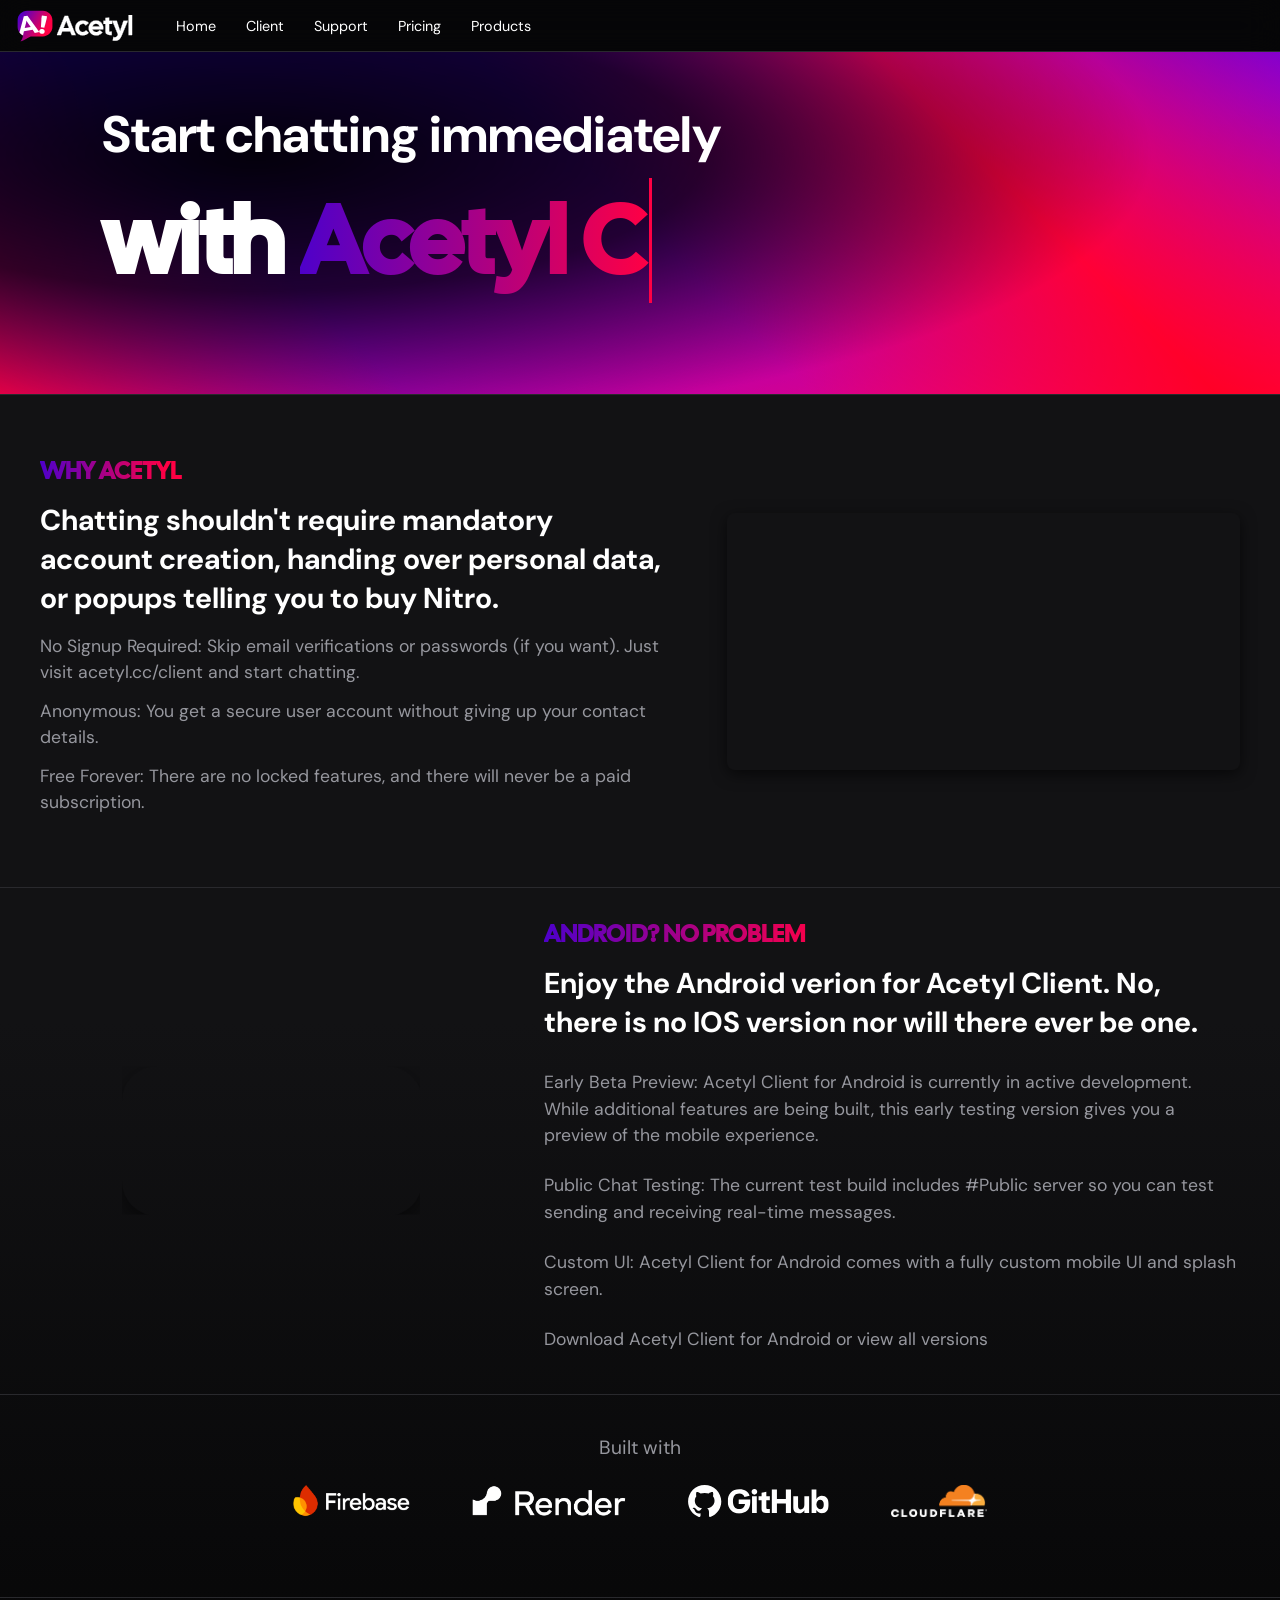
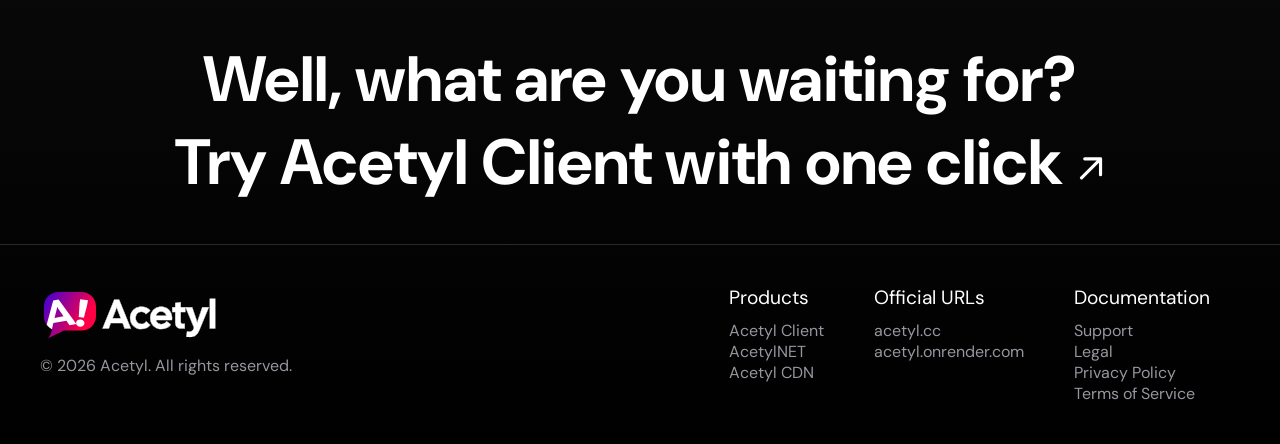
<file: index.html>
<!DOCTYPE html>

<html>
<head>
    <meta charset="UTF-8">
    <title>Acetyl</title>
    <link rel="stylesheet" href="https://cdnjs.cloudflare.com/ajax/libs/font-awesome/6.5.0/css/all.min.css">
    <link rel="preconnect" href="https://fonts.googleapis.com">
    <link rel="preconnect" href="https://fonts.gstatic.com" crossorigin>
    <link href="https://fonts.googleapis.com/css2?family=Cal+Sans&family=DM+Sans:ital,opsz,wght@0,9..40,100..1000;1,9..40,100..1000&display=swap" rel="stylesheet">
    <link rel="icon" type="image/svg+xml" href="./client/assets/favicon.svg">
    
    <link rel="stylesheet" href="/components/global.css">
    <link rel="stylesheet" href="/style.css">    
    <script src="/components/components.js" defer></script>
</head>
<body>
    <div id="header"></div>
        
    <div id="content">
        <div id="section-1">
            <h2>Start chatting immediately</h2>
            <h1>with <span>Acetyl Client</span></h1>
        </div>
        <div id="section-2">
            <div class="left">
                <h2>WHY ACETYL</h2>
                <h1>Chatting shouldn't require mandatory account creation, handing over personal data, or popups telling you to buy Nitro.</h1>
                <h3>No Signup Required: Skip email verifications or passwords (if you want). Just visit acetyl.cc/client and start chatting.</h3>
                <h3>Anonymous: You get a secure user account without giving up your contact details.</h3>
                <h3>Free Forever: There are no locked features, and there will never be a paid subscription.</h3>
            </div>
            <div class="right">
                <video src="./client/assets/uploads/promovid2short.mp4" autoplay loop muted playsinline></video>
            </div>
        </div>
        <div id="section-3">
            <div class="left">
                <video src="./client/assets/uploads/mobile.mp4" autoplay loop muted playsinline></video>
            </div>
            <div class="right">
                <h2>ANDROID? NO PROBLEM</h2>
                <h1>Enjoy the Android verion for Acetyl Client. No, there is no IOS version nor will there ever be one.</h1>
                <h3>Early Beta Preview: Acetyl Client for Android is currently in active development. While additional features are being built, this early testing version gives you a preview of the mobile experience.</h3>
                <h3>Public Chat Testing: The current test build includes #Public server so you can test sending and receiving real-time messages.</h3>
                <h3>Custom UI: Acetyl Client for Android comes with a fully custom mobile UI and splash screen.</h3>
                <h3>
                    <a href="https://github.com/realmeuse5/Acetyl-Client-for-Android/releases/latest/download/acetyl-client-v1.0.0.apk">Download Acetyl Client for Android</a> or
                    <a href="https://github.com/realmeuse5/Acetyl-Client-for-Android/releases">view all versions</a>
                </h3>
            </div>
        </div>
        <div id="builtWith">
            <h1>Built with</h1>
            <div id="builtWithLogos">
                <img src="./client/assets/firebase.png" onclick="window.open('https://firebase.google.com')">
                <img src="./client/assets/render.png" onclick="window.open('https://render.com')">
                <img src="./client/assets/github.svg" onclick="window.open('https://github.com')">
                <img src="./client/assets/cloudflare.png" onclick="window.open('https://cloudflare.com')">
            </div>
        </div>
        <div id="section-4">
            <h1>Well, what are you waiting for? <br>Try Acetyl Client with one <a href="/client/">click
                <svg xmlns="http://www.w3.org/2000/svg" width="30" viewBox="1.243 0.843 9.483 10.345" aria-hidden="true" fill=currentColor><path d="M8.949 2.505a.497.497 0 0 1 .546.546L9.5 3.1V8a.5.5 0 0 1-1 0V4.207l-5.147 5.15a.5.5 0 1 1-.707-.707L7.794 3.5H4a.5.5 0 0 1 0-1h4.9z"/>
                </svg></a>
            </h1>
        </div>
        <div id="footer"></div>
    </div>

    <script>
    document.addEventListener("DOMContentLoaded", () => {
        const text = "Acetyl Client";
        const span = document.querySelector("#section-1 h1 span");
        span.textContent = "";
        
        let i = 0;

        function typeCharacter() {
            if (i < text.length) {
                span.textContent += text.charAt(i);
                i++;
                setTimeout(typeCharacter, 200);
            }
        }

        typeCharacter();
    });
    
    </script>
</body>
</html>
</file>
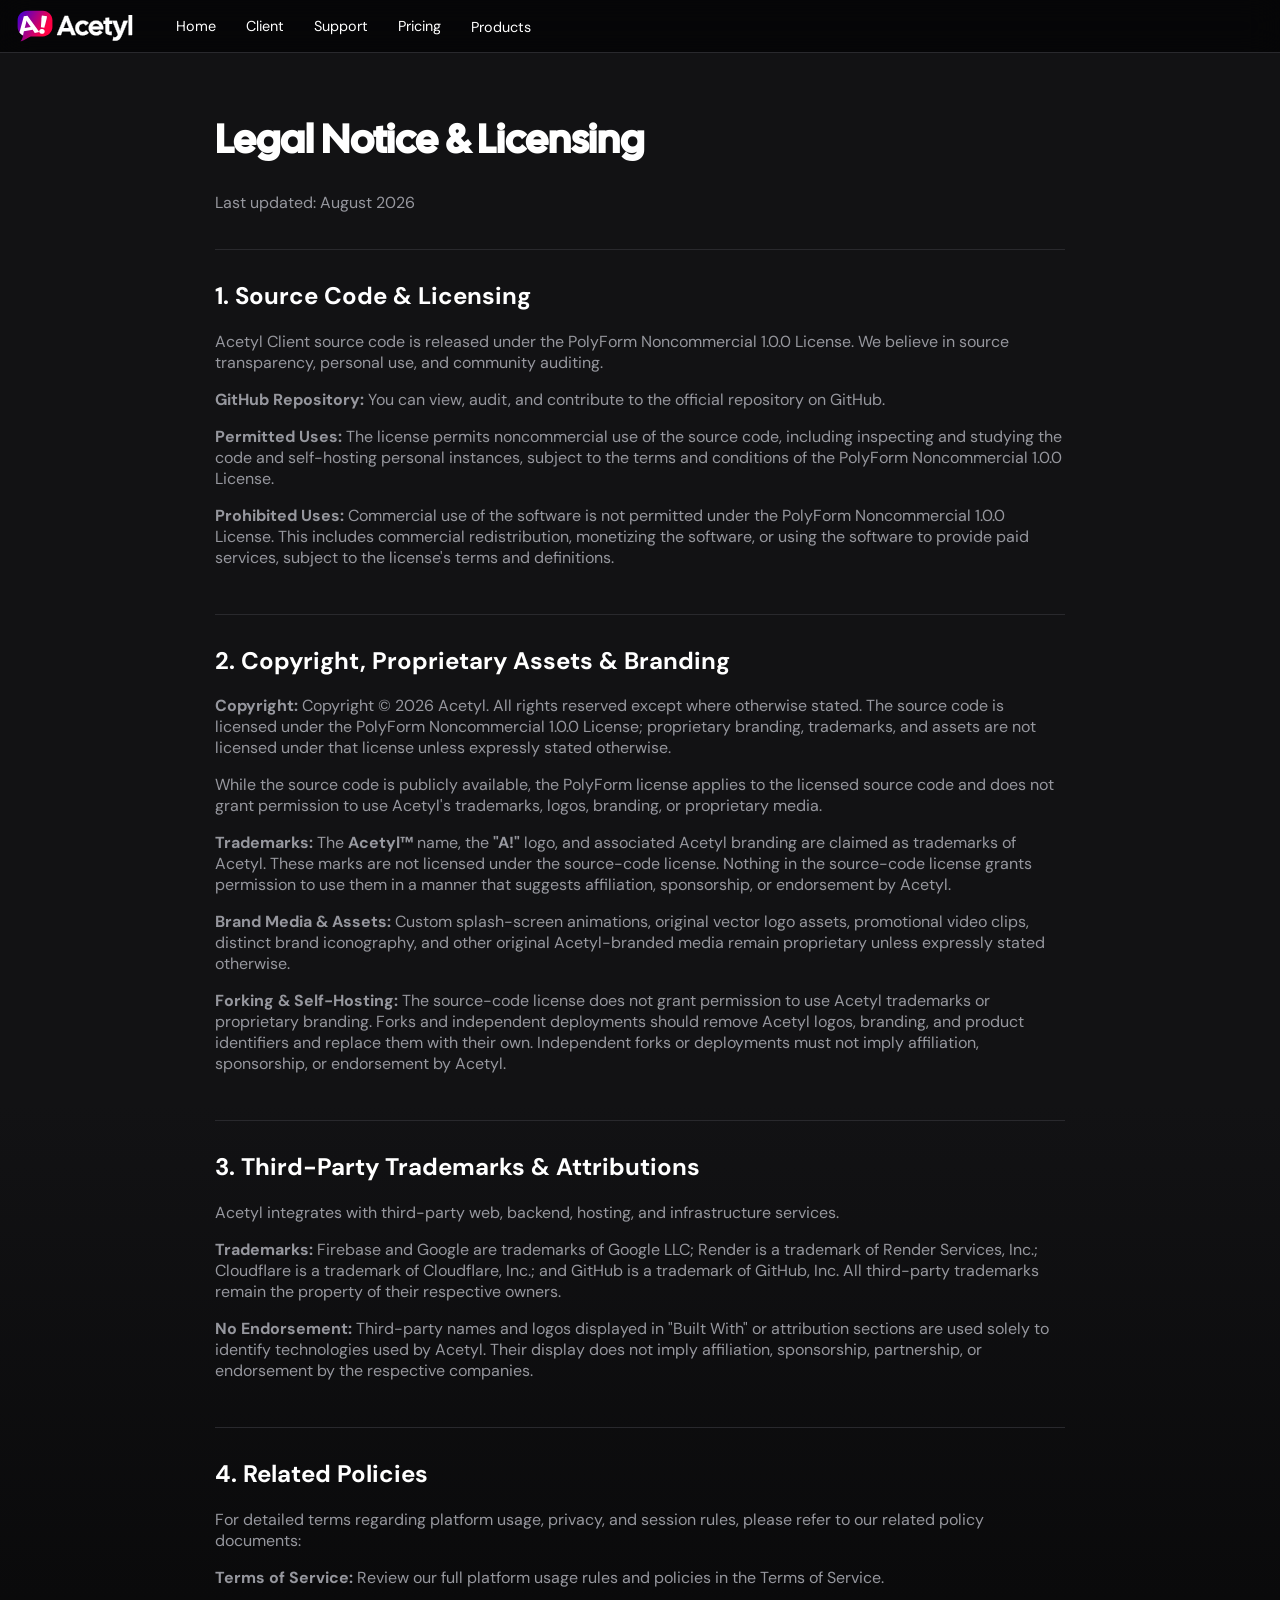
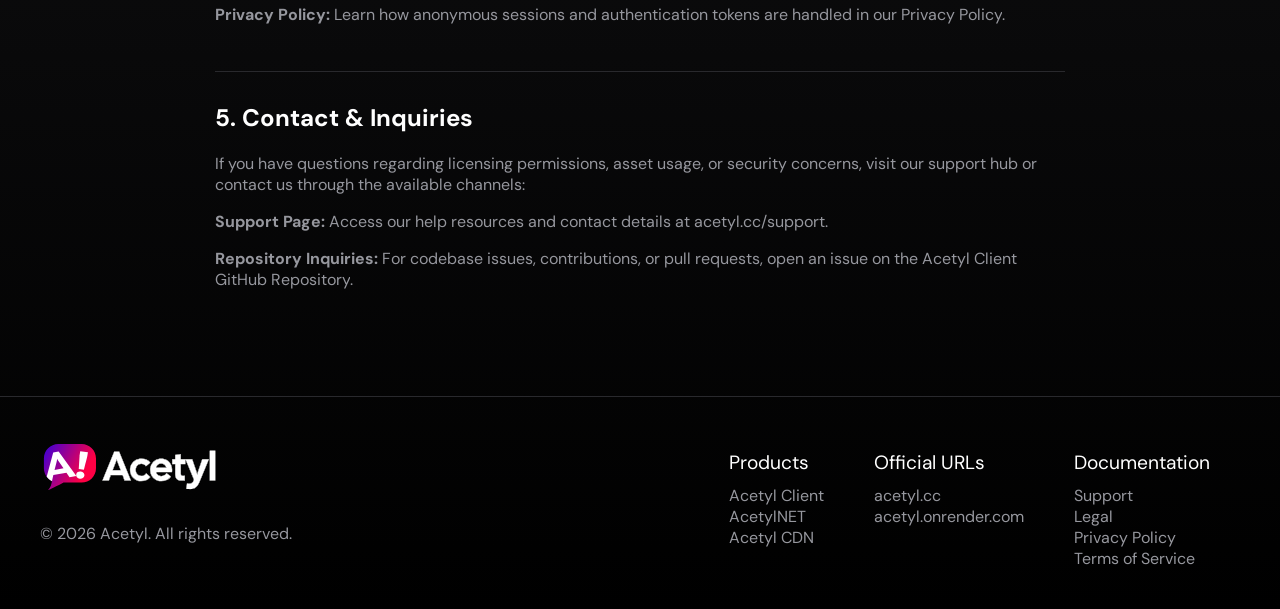
<file: legal/index.html>
<!DOCTYPE html>

<head>
    <meta charset="UTF-8">
    <title>Acetyl | Legal</title>
    <link rel="preconnect" href="https://fonts.googleapis.com">
    <link rel="preconnect" href="https://fonts.gstatic.com" crossorigin>
    <link href="https://fonts.googleapis.com/css2?family=Cal+Sans&family=DM+Sans:ital,opsz,wght@0,9..40,100..1000;1,9..40,100..1000&display=swap" rel="stylesheet">
    <link rel="icon" type="image/svg+xml" href="/client/assets/favicon.svg">
    
    <link rel="stylesheet" href="/components/global.css">
    <link rel="stylesheet" href="style.css">    
    <script src="/components/components.js" defer></script>
</head>
<body>
    <div id="header"></div>

    <div id="content">
        <div id="legal-title">
            <h1>Legal Notice & Licensing</h1>
            <p>Last updated: August 2026</p>
        </div>

        <div class="legal-section">
            <h2>1. Source Code & Licensing</h2>
            <p>Acetyl Client source code is released under the <a href="https://github.com/realmeuse5/Acetyl-Client/blob/main/LICENSE.md" target="_blank" rel="noopener">PolyForm Noncommercial 1.0.0 License</a>. We believe in source transparency, personal use, and community auditing.</p>

            <p><strong>GitHub Repository:</strong> You can view, audit, and contribute to the official repository on <a href="https://github.com/realmeuse5/Acetyl-Client" target="_blank" rel="noopener">GitHub</a>.</p>

            <p><strong>Permitted Uses:</strong> The license permits noncommercial use of the source code, including inspecting and studying the code and self-hosting personal instances, subject to the terms and conditions of the PolyForm Noncommercial 1.0.0 License.</p>

            <p><strong>Prohibited Uses:</strong> Commercial use of the software is not permitted under the PolyForm Noncommercial 1.0.0 License. This includes commercial redistribution, monetizing the software, or using the software to provide paid services, subject to the license's terms and definitions.</p>
        </div>

        <div class="legal-section">
            <h2>2. Copyright, Proprietary Assets & Branding</h2>
            <p><strong>Copyright:</strong> Copyright &copy; 2026 Acetyl. All rights reserved except where otherwise stated. The source code is licensed under the PolyForm Noncommercial 1.0.0 License; proprietary branding, trademarks, and assets are not licensed under that license unless expressly stated otherwise.</p>

            <p>While the source code is publicly available, the PolyForm license applies to the licensed source code and does not grant permission to use Acetyl's trademarks, logos, branding, or proprietary media.</p>

            <p><strong>Trademarks:</strong> The <strong>Acetyl&trade;</strong> name, the <strong>"A!"</strong> logo, and associated Acetyl branding are claimed as trademarks of Acetyl. These marks are not licensed under the source-code license. Nothing in the source-code license grants permission to use them in a manner that suggests affiliation, sponsorship, or endorsement by Acetyl.</p>

            <p><strong>Brand Media & Assets:</strong> Custom splash-screen animations, original vector logo assets, promotional video clips, distinct brand iconography, and other original Acetyl-branded media remain proprietary unless expressly stated otherwise.</p>

            <p><strong>Forking & Self-Hosting:</strong> The source-code license does not grant permission to use Acetyl trademarks or proprietary branding. Forks and independent deployments should remove Acetyl logos, branding, and product identifiers and replace them with their own. Independent forks or deployments must not imply affiliation, sponsorship, or endorsement by Acetyl.</p>
        </div>

        <div class="legal-section">
            <h2>3. Third-Party Trademarks & Attributions</h2>
            <p>Acetyl integrates with third-party web, backend, hosting, and infrastructure services.</p>

            <p><strong>Trademarks:</strong> Firebase and Google are trademarks of Google LLC; Render is a trademark of Render Services, Inc.; Cloudflare is a trademark of Cloudflare, Inc.; and GitHub is a trademark of GitHub, Inc. All third-party trademarks remain the property of their respective owners.</p>

            <p><strong>No Endorsement:</strong> Third-party names and logos displayed in "Built With" or attribution sections are used solely to identify technologies used by Acetyl. Their display does not imply affiliation, sponsorship, partnership, or endorsement by the respective companies.</p>
        </div>

        <div class="legal-section">
            <h2>4. Related Policies</h2>
            <p>For detailed terms regarding platform usage, privacy, and session rules, please refer to our related policy documents:</p>

            <p><strong>Terms of Service:</strong> Review our full platform usage rules and policies in the <a href="/terms/" target="_blank">Terms of Service</a>.</p>

            <p><strong>Privacy Policy:</strong> Learn how anonymous sessions and authentication tokens are handled in our <a href="/privacy/" target="_blank">Privacy Policy</a>.</p>
        </div>

        <div class="legal-section">
            <h2>5. Contact & Inquiries</h2>
            <p>If you have questions regarding licensing permissions, asset usage, or security concerns, visit our support hub or contact us through the available channels:</p>

            <p><strong>Support Page:</strong> Access our help resources and contact details at <a href="/support/">acetyl.cc/support</a>.</p>

            <p><strong>Repository Inquiries:</strong> For codebase issues, contributions, or pull requests, open an issue on the <a href="https://github.com/realmeuse5/Acetyl-Client" target="_blank" rel="noopener">Acetyl Client GitHub Repository</a>.</p>
        </div>
    </div>

    <div id="footer"></div>
</body>
</html>
</file>
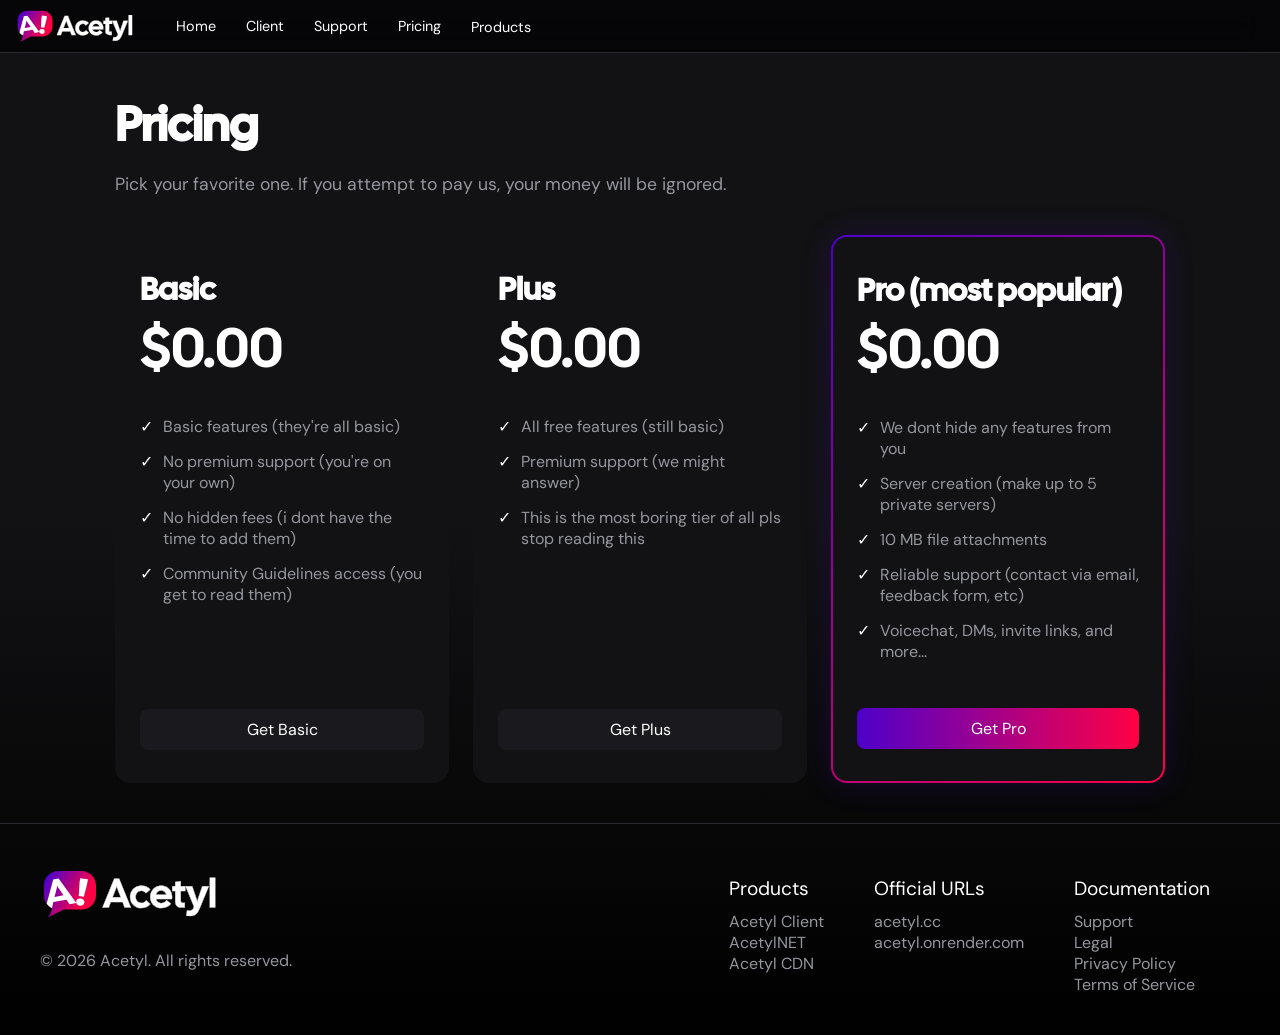
<file: pricing/index.html>
<!DOCTYPE html>

<html>
<head>
    <meta charset="UTF-8">
    <title>Acetyl | Pricing</title>
    <link rel="preconnect" href="https://fonts.googleapis.com">
    <link rel="preconnect" href="https://fonts.gstatic.com" crossorigin>
    <link href="https://fonts.googleapis.com/css2?family=Cal+Sans&family=DM+Sans:ital,opsz,wght@0,9..40,100..1000;1,9..40,100..1000&display=swap" rel="stylesheet">
    <link rel="icon" type="image/svg+xml" href="/client/assets/favicon.svg">
    
    <link rel="stylesheet" href="/components/global.css">
    <link rel="stylesheet" href="style.css">    
    <script src="/components/components.js" defer></script>
</head>
<body>
    <div id="header"></div>

    <div id="content">
        <div id="pricing-title">
            <h1>Pricing</h1>
            <p>Pick your favorite one. If you attempt to pay us, your money will be ignored.</p>
        </div>
        <div id="pricing-grid">
            <div class="tier">
                <h2 class="tier-title">Basic</h2>
                <div class="tier-price">$0.00</div>
                <ul class="feature-list">
                    <li>Basic features (they're all basic)</li>
                    <li>No premium support (you're on your own)</li>
                    <li>No hidden fees (i dont have the time to add them)</li>
                    <li>Community Guidelines access (you get to read them)</li>
                </ul>
                <button onclick="window.location.href='/client/'" class="btn">Get Basic</button>
            </div>
            <div class="tier">
                <h2 class="tier-title">Plus</h2>
                <div class="tier-price">$0.00</div>
                <ul class="feature-list">
                    <li>All free features (still basic)</li>
                    <li>Premium support (we might answer)</li>
                    <li>This is the most boring tier of all pls stop reading this</li>
                </ul>
                <button onclick="window.location.href='/client/'" class="btn">Get Plus</button>
            </div>
            <div class="tier pro">
                <h2 class="tier-title">Pro (most popular)</h2>
                <div class="tier-price">$0.00</div>
                <ul class="feature-list">
                    <li>We dont hide any features from you</li>
                    <li>Server creation (make up to 5 private servers)</li>
                    <li>10 MB file attachments</li>
                    <li>Reliable support (contact via email, feedback form, etc)</li>
                    <li>Voicechat, DMs, invite links, and more...</li>
                </ul>
                <button onclick="window.location.href='/client/'" class="btn btn-pro">Get Pro</button>
            </div>
        </div>
    </div>

    <div id="footer"></div>
</body>
</html>
</file>
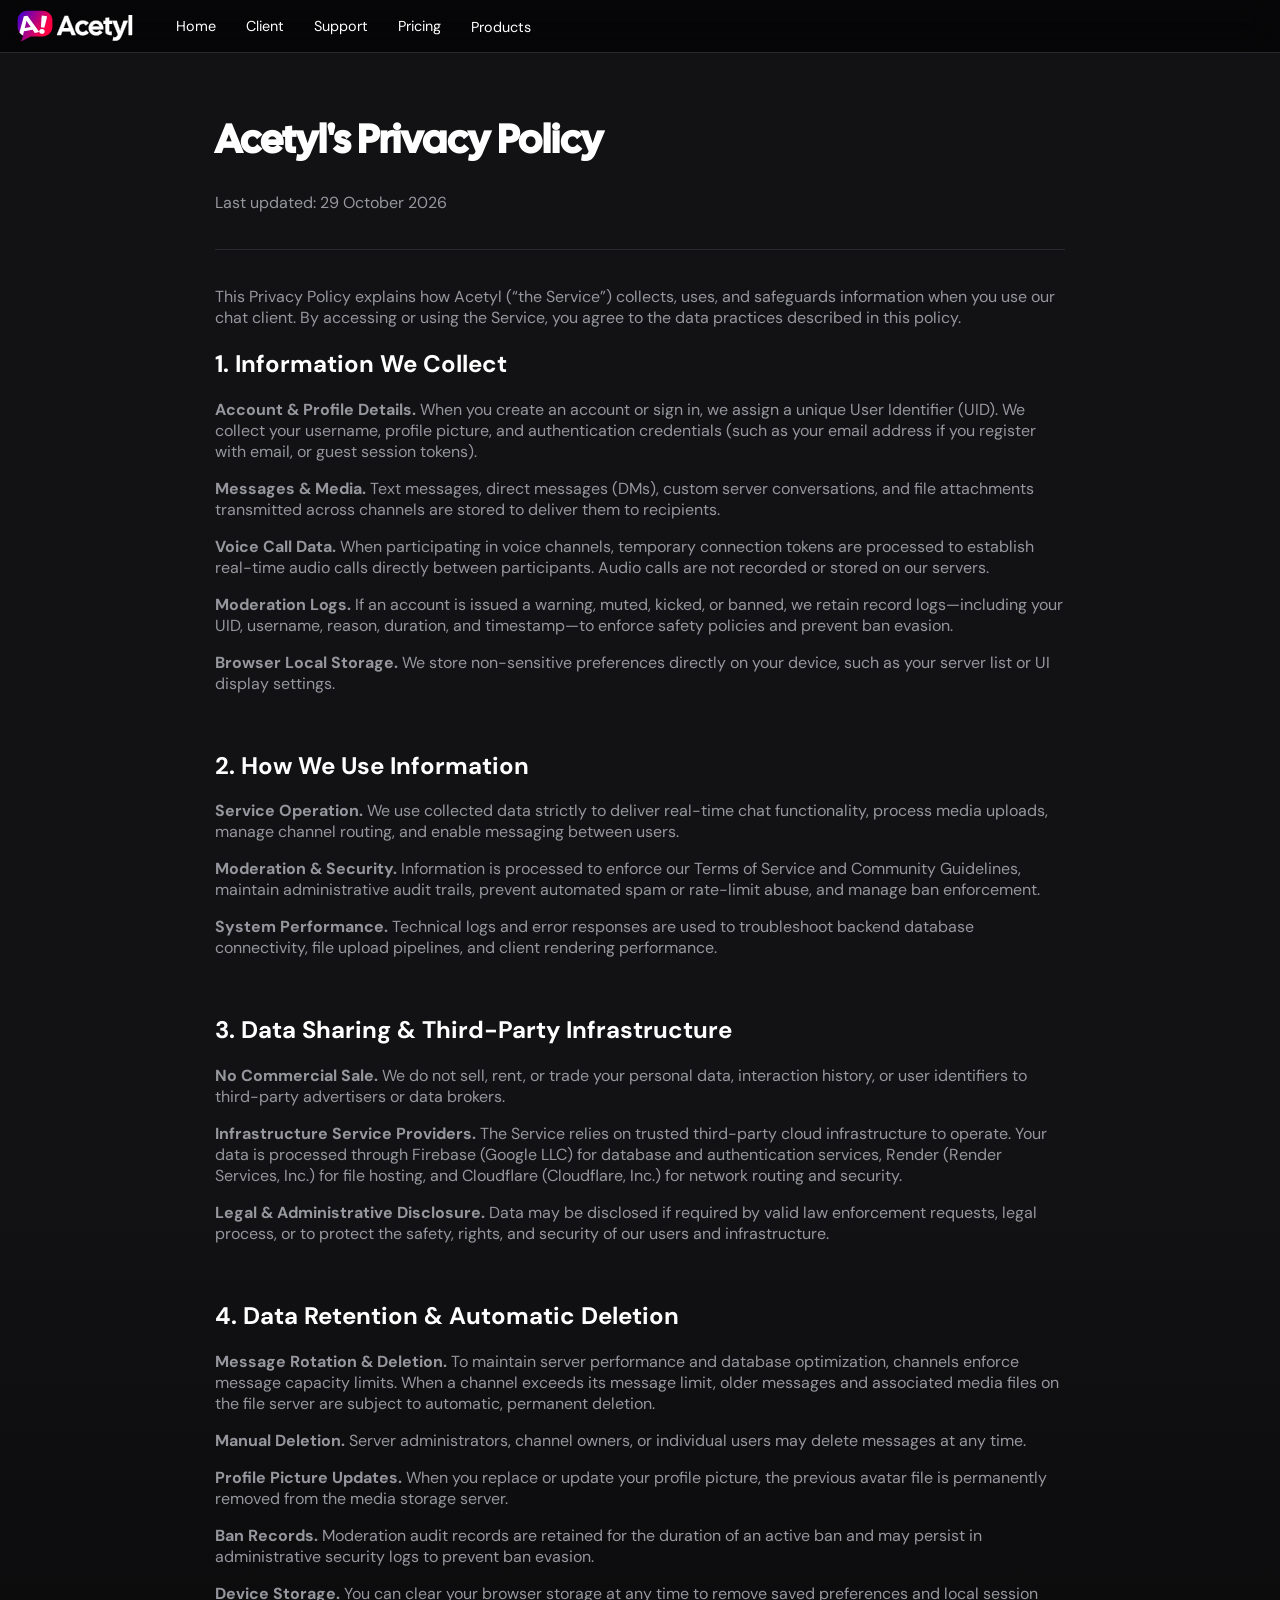
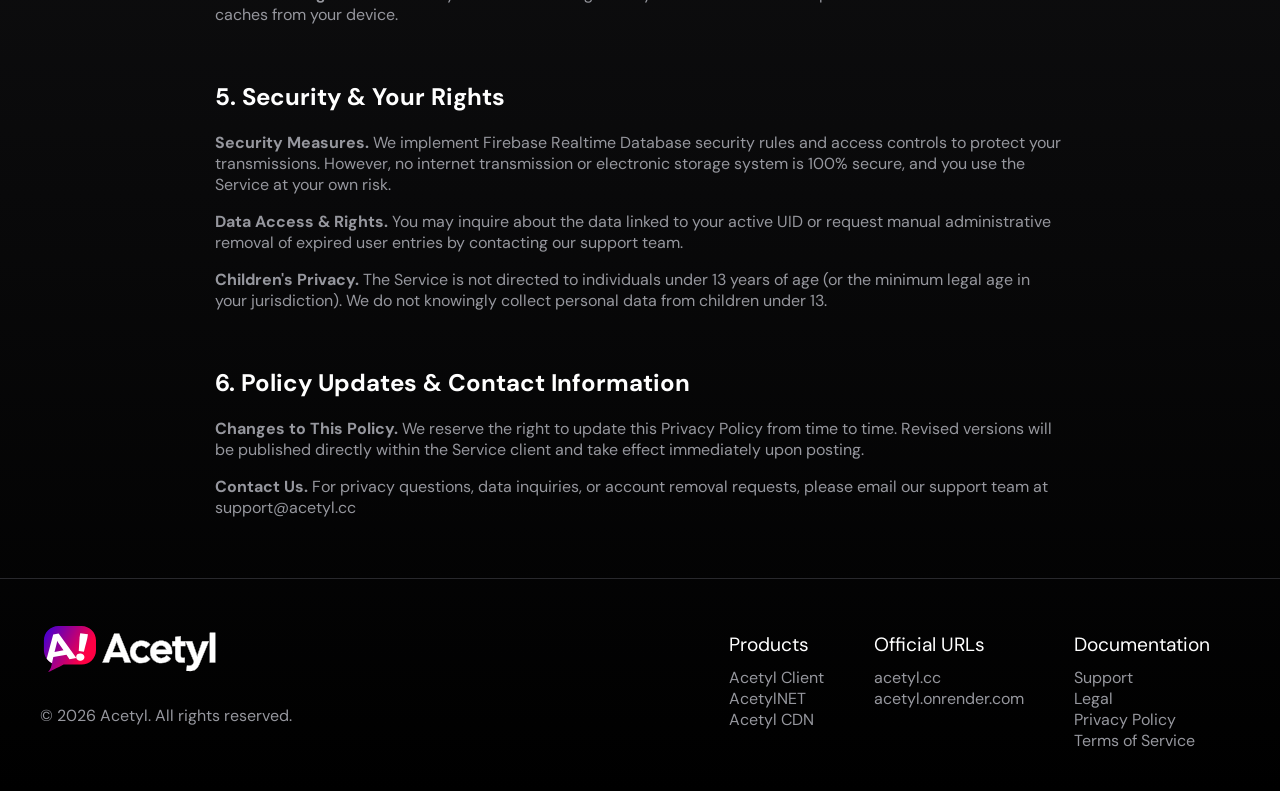
<file: privacy/index.html>
<!DOCTYPE html>

<head>
    <meta charset="UTF-8">
    <title>Acetyl | Privacy Policy</title>
    <link rel="preconnect" href="https://fonts.googleapis.com">
    <link rel="preconnect" href="https://fonts.gstatic.com" crossorigin>
    <link href="https://fonts.googleapis.com/css2?family=Cal+Sans&family=DM+Sans:ital,opsz,wght@0,9..40,100..1000;1,9..40,100..1000&display=swap" rel="stylesheet">
    <link rel="icon" type="image/svg+xml" href="/client/assets/favicon.svg">
    
    <link rel="stylesheet" href="/components/global.css">
    <link rel="stylesheet" href="style.css">    
    <script src="/components/components.js" defer></script>
</head>
<body>
    <div id="header"></div>

    <div id="content">
        <div id="title">
            <h1>Acetyl's Privacy Policy</h1>
            <p>Last updated: 29 October 2026</p>
        </div>

        <div class="section">
            <p>This Privacy Policy explains how Acetyl (“the Service”) collects, uses, and safeguards information when you use our chat client. By accessing or using the Service, you agree to the data practices described in this policy.</p>
            <h2>1. Information We Collect</h2>
            <p><strong>Account & Profile Details.</strong> When you create an account or sign in, we assign a unique User Identifier (UID). We collect your username, profile picture, and authentication credentials (such as your email address if you register with email, or guest session tokens).</p>
            <p><strong>Messages & Media.</strong> Text messages, direct messages (DMs), custom server conversations, and file attachments transmitted across channels are stored to deliver them to recipients.</p>
            <p><strong>Voice Call Data.</strong> When participating in voice channels, temporary connection tokens are processed to establish real-time audio calls directly between participants. Audio calls are not recorded or stored on our servers.</p>
            <p><strong>Moderation Logs.</strong> If an account is issued a warning, muted, kicked, or banned, we retain record logs—including your UID, username, reason, duration, and timestamp—to enforce safety policies and prevent ban evasion.</p>
            <p><strong>Browser Local Storage.</strong> We store non-sensitive preferences directly on your device, such as your server list or UI display settings.</p>
        </div>
        <div class="section">
            <h2>2. How We Use Information</h2>
            <p><strong>Service Operation.</strong> We use collected data strictly to deliver real-time chat functionality, process media uploads, manage channel routing, and enable messaging between users.</p>
            <p><strong>Moderation & Security.</strong> Information is processed to enforce our Terms of Service and Community Guidelines, maintain administrative audit trails, prevent automated spam or rate-limit abuse, and manage ban enforcement.</p>
            <p><strong>System Performance.</strong> Technical logs and error responses are used to troubleshoot backend database connectivity, file upload pipelines, and client rendering performance.</p>
        </div>
        <div class="section">
            <h2>3. Data Sharing & Third-Party Infrastructure</h2>
            <p><strong>No Commercial Sale.</strong> We do not sell, rent, or trade your personal data, interaction history, or user identifiers to third-party advertisers or data brokers.</p>
            <p><strong>Infrastructure Service Providers.</strong> The Service relies on trusted third-party cloud infrastructure to operate. Your data is processed through Firebase (Google LLC) for database and authentication services, Render (Render Services, Inc.) for file hosting, and Cloudflare (Cloudflare, Inc.) for network routing and security.</p>
            <p><strong>Legal & Administrative Disclosure.</strong> Data may be disclosed if required by valid law enforcement requests, legal process, or to protect the safety, rights, and security of our users and infrastructure.</p>
        </div>
        <div class="section">
            <h2>4. Data Retention & Automatic Deletion</h2>
            <p><strong>Message Rotation & Deletion.</strong> To maintain server performance and database optimization, channels enforce message capacity limits. When a channel exceeds its message limit, older messages and associated media files on the file server are subject to automatic, permanent deletion.</p>
            <p><strong>Manual Deletion.</strong> Server administrators, channel owners, or individual users may delete messages at any time.</p>
            <p><strong>Profile Picture Updates.</strong> When you replace or update your profile picture, the previous avatar file is permanently removed from the media storage server.</p>
            <p><strong>Ban Records.</strong> Moderation audit records are retained for the duration of an active ban and may persist in administrative security logs to prevent ban evasion.</p>
            <p><strong>Device Storage.</strong> You can clear your browser storage at any time to remove saved preferences and local session caches from your device.</p>
        </div>
        <div class="section">
            <h2>5. Security & Your Rights</h2>
            <p><strong>Security Measures.</strong> We implement Firebase Realtime Database security rules and access controls to protect your transmissions. However, no internet transmission or electronic storage system is 100% secure, and you use the Service at your own risk.</p>
            <p><strong>Data Access & Rights.</strong> You may inquire about the data linked to your active UID or request manual administrative removal of expired user entries by contacting our support team.</p>
            <p><strong>Children's Privacy.</strong> The Service is not directed to individuals under 13 years of age (or the minimum legal age in your jurisdiction). We do not knowingly collect personal data from children under 13.</p>
        </div>
        <div class="section">
            <h2>6. Policy Updates & Contact Information</h2>
            <p><strong>Changes to This Policy.</strong> We reserve the right to update this Privacy Policy from time to time. Revised versions will be published directly within the Service client and take effect immediately upon posting.</p>
            <p><strong>Contact Us.</strong> For privacy questions, data inquiries, or account removal requests, please email our support team at support@acetyl.cc</p>
        </div>
    </div>

    <div id="footer"></div>
</body>
</html>
</file>
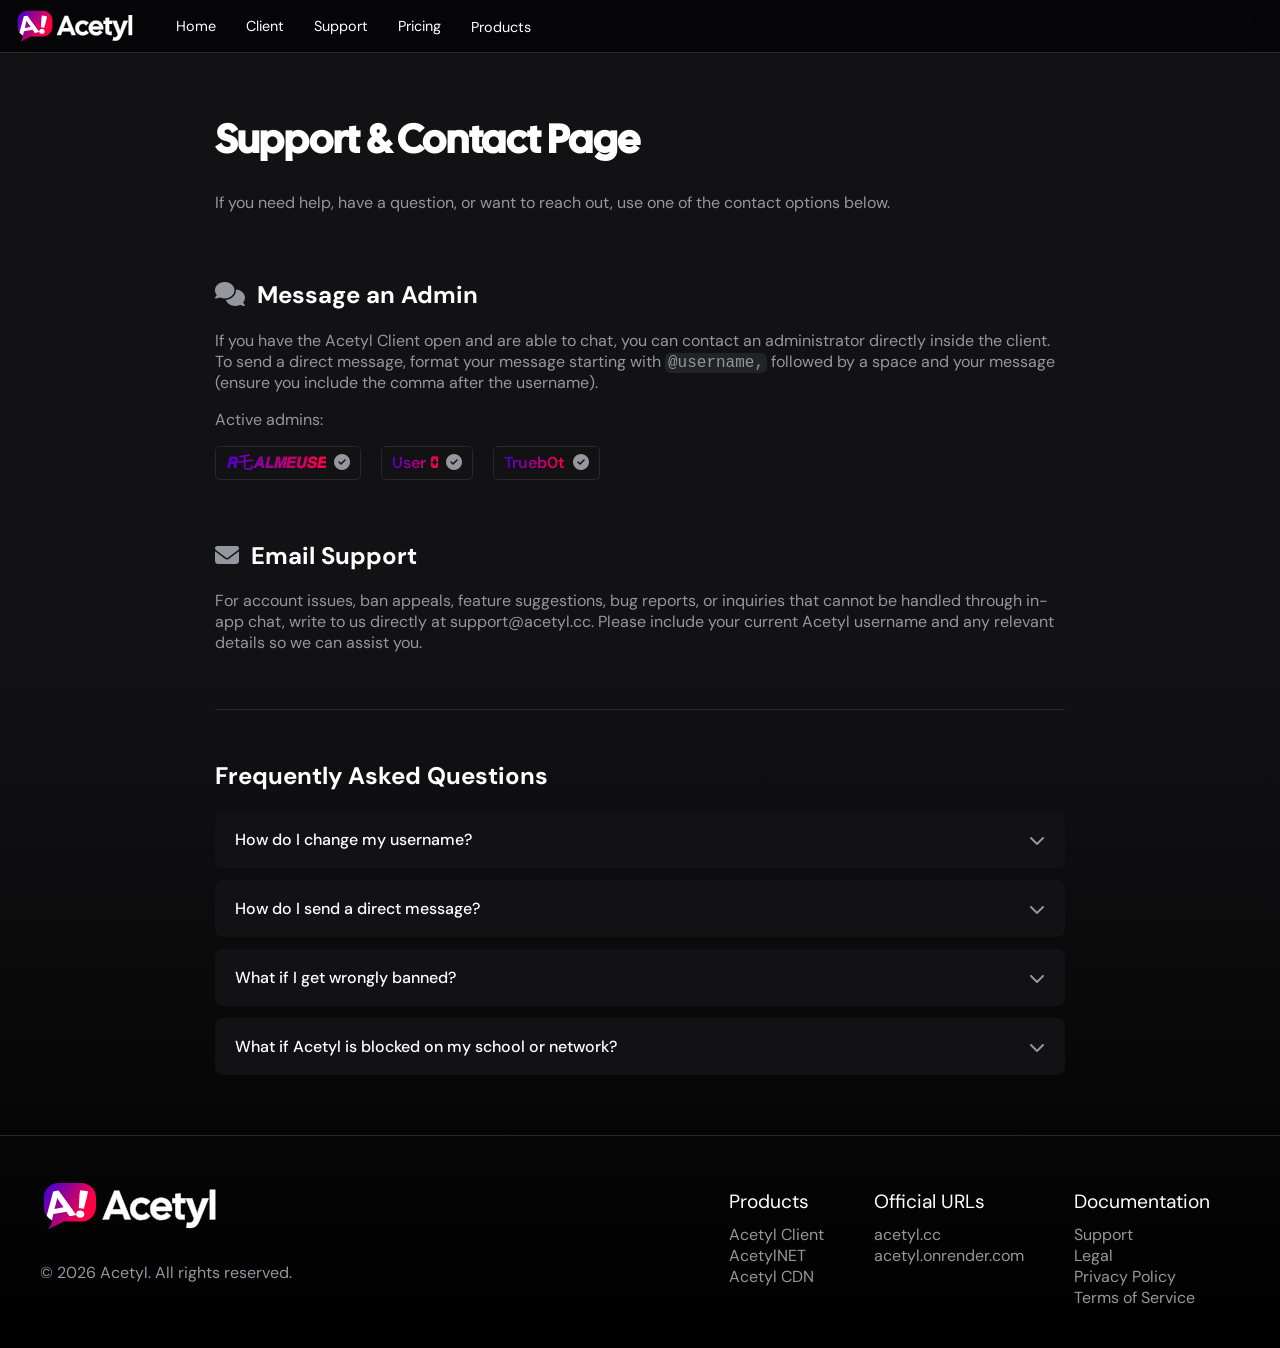
<file: support/index.html>
<!DOCTYPE html>

<head>
    <meta charset="UTF-8">
    <title>Acetyl | Support</title>
    <link rel="stylesheet" href="https://cdnjs.cloudflare.com/ajax/libs/font-awesome/6.5.0/css/all.min.css">
    <link rel="preconnect" href="https://fonts.googleapis.com">
    <link rel="preconnect" href="https://fonts.gstatic.com" crossorigin>
    <link href="https://fonts.googleapis.com/css2?family=Cal+Sans&family=DM+Sans:ital,opsz,wght@0,9..40,100..1000;1,9..40,100..1000&display=swap" rel="stylesheet">
    <link rel="icon" type="image/svg+xml" href="/client/assets/favicon.svg">
    
    <link rel="stylesheet" href="/components/global.css">
    <link rel="stylesheet" href="style.css">    
    <script src="/components/components.js" defer></script>
</head>
<body>
    <div id="header"></div>

    <div id="content">
        <div id="support-title">
            <h1>Support & Contact Page</h1>
            <p>If you need help, have a question, or want to reach out, use one of the contact options below.</p>
        </div>

        <div id="support-methods">
            <div class="support-section">
                <h2><i class="fa-solid fa-comments"></i>&ensp;Message an Admin</h2>
                <p>If you have the Acetyl Client open and are able to chat, you can contact an administrator directly inside the client. To send a direct message, format your message starting with <code>@username,</code> followed by a space and your message (ensure you include the comma after the username).</p>
                <p>Active admins:</p>
                <div id="admins">
                    <div class="admin"><span>𝙍乇𝘼𝙇𝙈𝙀𝙐𝙎𝙀</span>&ensp;<i class="fa-solid fa-circle-check admin-badge"></i></div>
                    <div class="admin"><span>User 🯰</span>&ensp;<i class="fa-solid fa-circle-check admin-badge"></i></div>
                    <div class="admin"><span>Trueb0t</span>&ensp;<i class="fa-solid fa-circle-check admin-badge"></i></div>
                </div>
            </div>
            <div class="support-section">
                <h2><i class="fa-solid fa-envelope"></i>&ensp;Email Support</h2>
                <p>For account issues, ban appeals, feature suggestions, bug reports, or inquiries that cannot be handled through in-app chat, write to us directly at <a href="mailto:support@acetyl.cc">support@acetyl.cc</a>. Please include your current Acetyl username and any relevant details so we can assist you.</p>
            </div>
        </div>
        <div id="faq">
            <h2>Frequently Asked Questions</h2>

            <div class="faq-item">
                <button class="faq-question">
                    How do I change my username?
                    <i class="fa-solid fa-chevron-down faq-icon"></i>
                </button>
                <div class="faq-answer">
                    Click on your username in the top left.
                </div>
            </div>
            <div class="faq-item">
                <button class="faq-question">
                    How do I send a direct message?
                    <i class="fa-solid fa-chevron-down faq-icon"></i>
                </button>
                <div class="faq-answer">
                    To send a private message to another user or administrator, start your message with <code>@username,</code> followed by your text.
                </div>
            </div>
            <div class="faq-item">
                <button class="faq-question">
                    What if I get wrongly banned?
                    <i class="fa-solid fa-chevron-down faq-icon"></i>
                </button>
                <div class="faq-answer">
                    Send an appeal email to support@acetyl.cc with your username and details regarding the incident. An administrator will review your case. 
                </div>
            </div>
            <div class="faq-item">
                <button class="faq-question">
                    What if Acetyl is blocked on my school or network?
                    <i class="fa-solid fa-chevron-down faq-icon"></i>
                </button>
                <div class="faq-answer">
                    Have fun 👍
                </div>
            </div>
        </div>
    </div>

    <div id="footer"></div>

    <script>
        document.querySelectorAll('.faq-question').forEach(button => {
            button.addEventListener('click', () => {
                const item = button.parentElement;
                item.classList.toggle('active');
            });
        });
    </script>
    
</body>
</html>
</file>
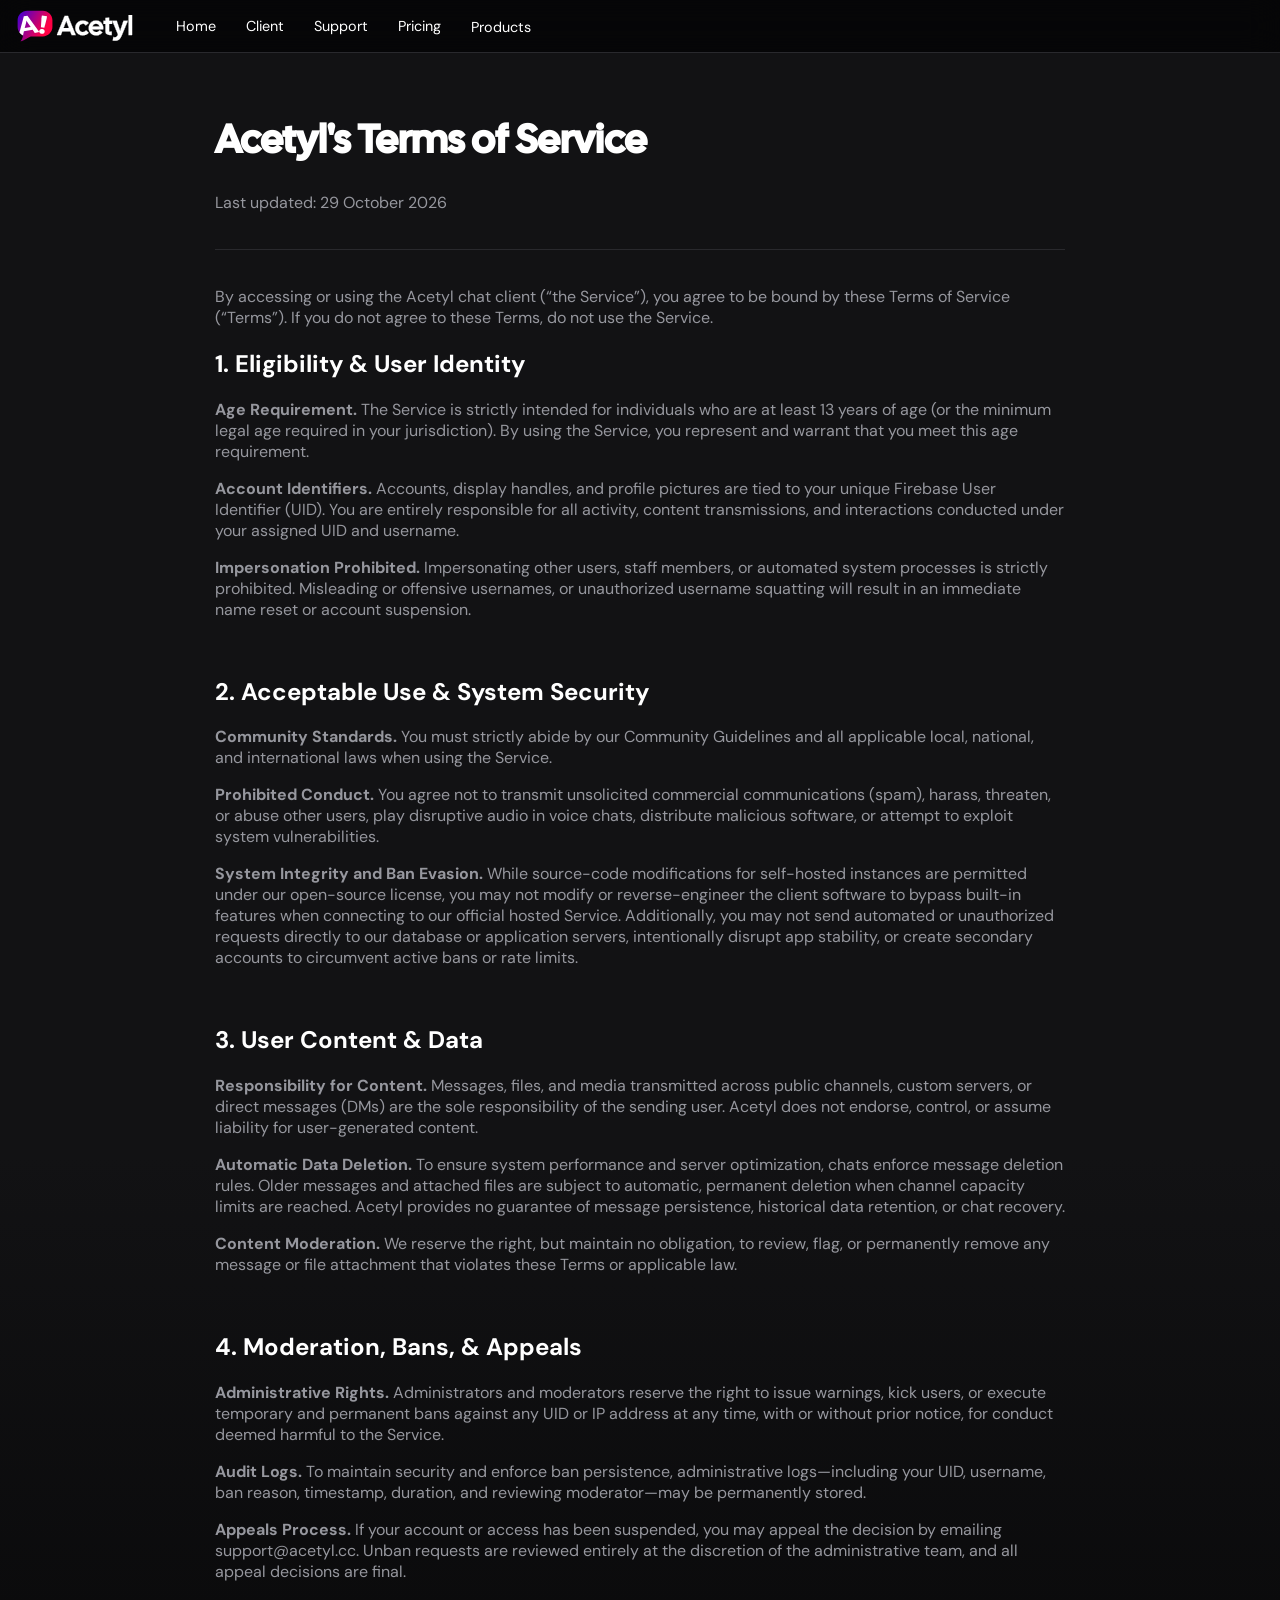
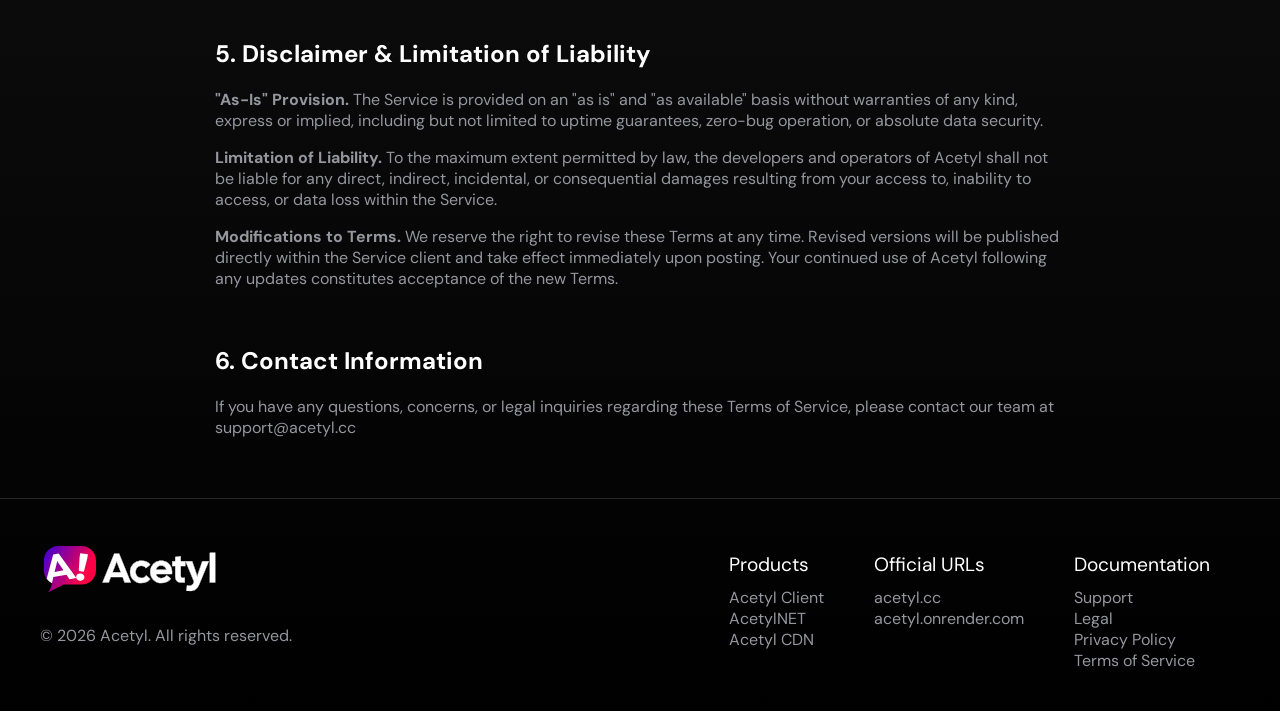
<file: terms/index.html>
<!DOCTYPE html>

<head>
    <meta charset="UTF-8">
    <title>Acetyl | Terms of Service</title>
    <link rel="preconnect" href="https://fonts.googleapis.com">
    <link rel="preconnect" href="https://fonts.gstatic.com" crossorigin>
    <link href="https://fonts.googleapis.com/css2?family=Cal+Sans&family=DM+Sans:ital,opsz,wght@0,9..40,100..1000;1,9..40,100..1000&display=swap" rel="stylesheet">
    <link rel="icon" type="image/svg+xml" href="/client/assets/favicon.svg">
    
    <link rel="stylesheet" href="/components/global.css">
    <link rel="stylesheet" href="style.css">    
    <script src="/components/components.js" defer></script>
</head>
<body>
    <div id="header"></div>

    <div id="content">
        <div id="title">
            <h1>Acetyl's Terms of Service</h1>
            <p>Last updated: 29 October 2026</p>
        </div>

        <div class="section">
            <p>By accessing or using the Acetyl chat client (“the Service”), you agree to be bound by these Terms of Service (“Terms”). If you do not agree to these Terms, do not use the Service.</p>
            <h2>1. Eligibility & User Identity</h2>
            <p><strong>Age Requirement.</strong> The Service is strictly intended for individuals who are at least 13 years of age (or the minimum legal age required in your jurisdiction). By using the Service, you represent and warrant that you meet this age requirement.</p>
            <p><strong>Account Identifiers.</strong> Accounts, display handles, and profile pictures are tied to your unique Firebase User Identifier (UID). You are entirely responsible for all activity, content transmissions, and interactions conducted under your assigned UID and username.</p>
            <p><strong>Impersonation Prohibited.</strong> Impersonating other users, staff members, or automated system processes is strictly prohibited. Misleading or offensive usernames, or unauthorized username squatting will result in an immediate name reset or account suspension.</p>
        </div>
        <div class="section">
            <h2>2. Acceptable Use & System Security</h2>
            <p><strong>Community Standards.</strong> You must strictly abide by our Community Guidelines and all applicable local, national, and international laws when using the Service.</p>
            <p><strong>Prohibited Conduct.</strong> You agree not to transmit unsolicited commercial communications (spam), harass, threaten, or abuse other users, play disruptive audio in voice chats, distribute malicious software, or attempt to exploit system vulnerabilities.</p>
            <p><strong>System Integrity and Ban Evasion.</strong> While source-code modifications for self-hosted instances are permitted under our open-source license, you may not modify or reverse-engineer the client software to bypass built-in features when connecting to our official hosted Service. Additionally, you may not send automated or unauthorized requests directly to our database or application servers, intentionally disrupt app stability, or create secondary accounts to circumvent active bans or rate limits.</p>
        </div>
        <div class="section">
            <h2>3. User Content & Data</h2>
            <p><strong>Responsibility for Content.</strong> Messages, files, and media transmitted across public channels, custom servers, or direct messages (DMs) are the sole responsibility of the sending user. Acetyl does not endorse, control, or assume liability for user-generated content.</p>
            <p><strong>Automatic Data Deletion.</strong> To ensure system performance and server optimization, chats enforce message deletion rules. Older messages and attached files are subject to automatic, permanent deletion when channel capacity limits are reached. Acetyl provides no guarantee of message persistence, historical data retention, or chat recovery.</p>
            <p><strong>Content Moderation.</strong> We reserve the right, but maintain no obligation, to review, flag, or permanently remove any message or file attachment that violates these Terms or applicable law.</p>
        </div>
        <div class="section">
            <h2>4. Moderation, Bans, & Appeals</h2>
            <p><strong>Administrative Rights.</strong> Administrators and moderators reserve the right to issue warnings, kick users, or execute temporary and permanent bans against any UID or IP address at any time, with or without prior notice, for conduct deemed harmful to the Service.</p>
            <p><strong>Audit Logs.</strong> To maintain security and enforce ban persistence, administrative logs—including your UID, username, ban reason, timestamp, duration, and reviewing moderator—may be permanently stored.</p>
            <p><strong>Appeals Process.</strong> If your account or access has been suspended, you may appeal the decision by emailing support@acetyl.cc. Unban requests are reviewed entirely at the discretion of the administrative team, and all appeal decisions are final.</p>
        </div>
        <div class="section">
            <h2>5. Disclaimer & Limitation of Liability</h2>
            <p><strong>"As-Is" Provision.</strong> The Service is provided on an "as is" and "as available" basis without warranties of any kind, express or implied, including but not limited to uptime guarantees, zero-bug operation, or absolute data security.</p>
            <p><strong>Limitation of Liability.</strong> To the maximum extent permitted by law, the developers and operators of Acetyl shall not be liable for any direct, indirect, incidental, or consequential damages resulting from your access to, inability to access, or data loss within the Service.</p>
            <p><strong>Modifications to Terms.</strong> We reserve the right to revise these Terms at any time. Revised versions will be published directly within the Service client and take effect immediately upon posting. Your continued use of Acetyl following any updates constitutes acceptance of the new Terms.</p>
        </div>
        <div class="section">
            <h2>6. Contact Information</h2>
            <p>If you have any questions, concerns, or legal inquiries regarding these Terms of Service, please contact our team at support@acetyl.cc</p>
        </div>
        
    </div>

    <div id="footer"></div>
</body>
</html>
</file>
<file: components/global.css>
html {
    font-family: "DM Sans", sans-serif;
    margin: 0;
    padding: 0;
    background: #000;
}

body {
    margin: 0;
    padding: 0;
    background: linear-gradient(to top, #000000 0%, #121214 50%, #121214 100%);
}

#header {
    position: sticky;
    top: 0;
    left: 0;
    width: 100%;
    z-index: 1000;
    display: flex;
    flex-direction: row;
    align-items: center;
    height: 7vh;
    border-bottom: #29292d 1px solid;
    background: transparent;
    max-height: 52px;
}

#header::before {
    content: "";
    position: absolute;
    inset: 0;
    background-color: rgba(0, 0, 0, 0.65);
    backdrop-filter: blur(16px) saturate(180%);
    -webkit-backdrop-filter: blur(16px) saturate(180%);
    z-index: -1;
}

#header > img {
    height: 40px;
    margin-left: 15px;
    margin-right: 40px;
    cursor: pointer;
}

#header > a {
    font-family: 'DM Sans', sans-serif;
    margin-right: 30px;
    font-size: 0.9rem;
    font-weight: 400;
    cursor: pointer;
    background: linear-gradient(
        90deg,
        #96979e 50%,
        #fff 50%
    );
    background-size: 200% 100%;
    background-position: 100% 0;
    -webkit-background-clip: text;
    background-clip: text;
    color: transparent;
    transition: background-position 0.3s ease;
    text-decoration: none;
}

#header > a:hover {
    background-position: 0% 0;
}

#products-wrapper > a {
    font-family: 'DM Sans', sans-serif;
    margin-right: 30px;
    font-size: 0.9rem;
    font-weight: 400;
    cursor: pointer;
    background: linear-gradient(
        90deg,
        #96979e 50%,
        #fff 50%
    );
    background-size: 200% 100%;
    background-position: 100% 0;
    -webkit-background-clip: text;
    background-clip: text;
    color: transparent;
    transition: background-position 0.3s ease;
    text-decoration: none;
}

#products-wrapper > a:hover {
    background-position: 0% 0;
}

#products-menu {
    display: flex;
    flex-direction: row;
    position: absolute;
    top: 50px;
    left: 0;
    width: 100vw;
    min-height: 150px;
    box-sizing: border-box;
    background-color: rgba(0, 0, 0, 0.9);
    backdrop-filter: blur(16px) saturate(180%);
    -webkit-backdrop-filter: blur(16px) saturate(180%);
    border-bottom: 1px solid #29292d;
    opacity: 0;
    visibility: hidden;
    overflow: hidden;
    clip-path: inset(0 0 100% 0);
    transform: translateY(-10px);
    transition:
        opacity 0.15s ease,
        transform 0.55s cubic-bezier(0.16, 1, 0.3, 1),
        clip-path 0.55s cubic-bezier(0.16, 1, 0.3, 1),
        visibility 0.55s ease;
    z-index: 10;
}

#products-menu.open {
    opacity: 1;
    visibility: visible;
    clip-path: inset(0 0 0 0);
    transform: translateY(0);
}

.products-menu-content {
    display: flex;
    flex-direction: row;
    gap: 0;

    width: 100%;
    max-width: 1200px;
    margin: 0 auto;
    padding: 45px 50px 50px;
    box-sizing: border-box;

    opacity: 0;
    transform: translateX(-30px);

    transition:
        opacity 0.35s ease,
        transform 0.55s cubic-bezier(0.16, 1, 0.3, 1);
}

#products-menu.open .products-menu-content {
    opacity: 1;
    transform: translateX(0);
    transition-delay: 0.12s;
}

.product-item {
    display: flex;
    flex-direction: column;
    align-items: flex-start;
    padding: 30px;
}

.product-item > a {
    display: inline-flex;
    align-items: center;
    gap: 10px;
    color: #fff;
}

.product-item > a h2 {
    font-family: "DM Sans", sans-serif;
    color: inherit;
    margin: 0;
    font-size: 2rem;
}

.product-item > a svg {
    width: 20px;
    fill: currentColor;
}

.product-item > a:hover {
    color: #96979e;
}

.product-item > p {
    font-family: "DM Sans", sans-serif;
    color: #96979e;
    margin-top: 20px;
}

.product-item img {
    height: 30px;
}

#footer {
    display: flex;
    flex-direction: row;
    border-top: #29292d 1px solid;
    padding: 20px 40px
}

#footer .left {
    flex: 0.3;
    display: flex;
    flex-direction: column;
}

#footer-logo {
    display: flex;
    flex-direction: row;
    align-items: center;
    margin-top: 20px;
    margin-bottom: 10px;
}

#footer .left img {
    height: 60px;
    cursor: pointer;
}

#footer .left h1 {
    font-family: 'Cal Sans', sans-serif;
    font-size: 2.4rem;
    color: #fff;
    margin-left: 10px;
    cursor: pointer;
}

#footer .left p {
    font-family: 'DM Sans', sans-serif;
    font-size: 1rem;
    color: #96979e;
}

#footer .right {
    flex: 0.7;
    display: flex;
    flex-direction: row;
    justify-content: flex-end;
    padding: 20px 30px;
    gap: 50px
}

.footer-list {
    display: flex;
    flex-direction: column;
}

.footer-list h1 {
    font-family: 'DM Sans', sans-serif;
    font-weight: 400;
    color: #fff;
    font-size: 1.2rem;
    margin-bottom: 10px;
}

.footer-list a {
    color: #96979e;
    background: linear-gradient(90deg, #fff 50%, #96979e 50%);
    background-size: 200% 100%;
    background-position: 100% 0; 
    -webkit-background-clip: text;
    background-clip: text;
    color: transparent;
    transition: background-position 1s ease;
    font-size: 1rem;
    cursor: pointer;
}

.footer-list a:hover {
    background-position: 0% 0;
}

a {
    text-decoration: none;
}
</file>
<file: style.css>
* {
    box-sizing: border-box;
    margin: 0;
    padding: 0;
}

body {
    color: #fff;
    overflow-x: hidden;
}

#content {
    width: 100%;
    margin: 0 auto;
}

.container {
    max-width: 1350px;
    margin: 0 auto;
    width: 100%;
}

#section-1 {
    width: 100%;
    padding: 60px clamp(40px, 8vw, 120px); 
    line-height: 0.9;
    border-bottom: #29292d 1px solid;
    display: flex;
    flex-direction: column;
    background: 
        radial-gradient(ellipse 70% 80% at 20% 30%, rgba(0, 0, 0, 0.95) 0%, rgba(0, 0, 0, 0.75) 50%, rgba(0, 0, 0, 0) 100%),
        repeating-linear-gradient(165deg, #4e00ca 0%, #ff0044 100%), 
        repeating-linear-gradient(45deg, #ff0044 0%, #4e00ca 25%, #4e00ca 50%, #ff0044 75%, #4e00ca 100%);

    background-blend-mode: normal, hard-light;
}

#section-1 .section-inner {
    max-width: 1350px;
    width: 100%;
    margin: 0 auto;
}

#section-1 h2 {
    font-family: 'DM Sans', sans-serif;
    color: #fff;
    font-size: clamp(2.5rem, 4vw, 4rem);
}

#section-1 h1 {
    font-family: 'Cal Sans', sans-serif;
    color: #fff;
    font-size: clamp(4.5rem, 7.5vw, 7.5rem);
    margin-top: 40px;
    margin-bottom: 50px;
}

#section-1 h1 span {
    background: linear-gradient(90deg, #4E00CA, #FF0044);
    -webkit-background-clip: text;
    -webkit-text-fill-color: transparent;
    background-clip: text;
    white-space: pre-wrap;
    border-right: 3px solid #FF0044;
    padding-right: 4px;
    animation: blink-cursor 0.75s step-end infinite;
}

@keyframes blink-cursor {
    from, to { border-color: transparent; }
    50% { border-color: #FF0044; }
}

#section-2 {
    max-width: 1350px;
    margin: 0 auto;
    padding: 60px 40px;
    display: flex;
    flex-direction: row;
    align-items: center;
    border-bottom: #29292d 1px solid;
    gap: 60px;
}

#section-2 .left {
    flex: 0.55;
}

#section-2 .right {
    display: flex;
    flex: 0.45;
    align-items: center;
    justify-content: center;
}

#section-2 h2 {
    background: linear-gradient(90deg, #4E00CA 0%, #FF0044 20%);
    -webkit-background-clip: text;
    -webkit-text-fill-color: transparent;
    background-clip: text;
    white-space: pre-wrap;
    font-family: 'Cal Sans', sans-serif;
}

#section-2 h1, #section-3 h1 {
    color: white;
    font-family: 'DM Sans', sans-serif;
    font-size: clamp(1.8rem, 2.2vw, 2.2rem);
    line-height: 1.35;
    margin: 15px 0;
}

#section-2 h3, #section-3 h3 {
    color: #96979e;
    font-family: 'DM Sans', sans-serif;
    font-weight: 400;
    font-size: clamp(1rem, 1.5vw, 1.1rem); 
    line-height: 1.5;
    margin: 12px 0;
}

#section-2 video {
    width: 100%;
    max-width: 600px;
    max-height: 480px;
    object-fit: contain;
    box-shadow: 0 4px 15px rgba(0, 0, 0, 0.6);
    border-radius: 8px;
}

#section-3 {
    max-width: 1350px;
    margin: 0 auto;
    padding: 30px 40px;
    display: flex;
    flex-direction: row;
    align-items: center;
    border-bottom: #29292d 1px solid;
    gap: 40px;
}

#section-3 .left {
    flex: 0.4;
    display: flex;
    align-items: center;
    justify-content: center;
}

#section-3 .right {
    display: flex;
    flex: 0.6;
    flex-direction: column;
}

#section-3 h2 {
    background: linear-gradient(90deg, #4E00CA 0%, #FF0044 40%);
    -webkit-background-clip: text;
    -webkit-text-fill-color: transparent;
    background-clip: text;
    white-space: pre-wrap;
    font-family: 'Cal Sans', sans-serif;
}

#section-3 video {
    max-height: 500px;
    object-fit: cover;
    border-radius: 35px;
    clip-path: inset(0 2px 2px 0); 
    box-shadow: 0 8px 20px rgba(0, 0, 0, 0.5);
}

#section-3 a {
    color: #96979e;
    background: linear-gradient(90deg, #ffffff 50%, #96979e 50%);
    background-size: 200% 100%;
    background-position: 100% 0; 
    -webkit-background-clip: text;
    background-clip: text;
    color: transparent;
    transition: background-position 0.8s ease;
}

#section-3 a:hover {
    background-position: 0% 0;
}

#builtWith {
    max-width: 1350px;
    margin: 0 auto;
    display: flex;
    flex-direction: column;
    padding: 40px 20px;
    gap: 25px;
}

#builtWith h1 {
    font-family: 'DM Sans', sans-serif;
    font-weight: 400;
    color: #96979e;
    font-size: 1.2rem;
    text-align: center;
}

#builtWithLogos {
    display: flex;
    flex-direction: row;
    align-items: center;
    justify-content: center;
    gap: 5%;
}

#builtWith img {
    height: 32px;
    cursor: pointer;
    transition: transform 0.2s ease;
}

#builtWith img:hover {
    transform: translateY(-2px);
}

#section-4 {
    max-width: 1350px;
    margin: 40px auto 0 auto;
    padding: 40px 40px;
    display: flex;
    align-items: center;
    border-top: #29292d 1px solid;
    justify-content: center;
    text-align: center;
}

#section-4 h1 {
    color: white;
    font-family: 'DM Sans', sans-serif;
    font-size: clamp(3.2rem, 5vw, 4rem);
}

#section-4 a {
    color: #fff;
}

#section-4 a:hover {
    color: #96979e;
}

#footer {
    width: 100%;
    border-top: #29292d 1px solid;
}
</file>
<file: legal/style.css>
#content {
    max-width: 850px;
    margin: 60px auto;
    padding: 0 24px;
}

#legal-title {
    padding-bottom: 20px;
}

h1 {
    font-family: 'Cal Sans', sans-serif;
    font-size: 2.5rem;
    color: white;
}

h2 {
    font-family: 'DM Sans', sans-serif;
    color: white;
    font-size: 1.5rem;
}

p {
    color: #96979e;
    font-size: 1rem;
}

a {
    color: #96979e;
    background: linear-gradient(90deg, #fff 50%, #96979e 50%);
    background-size: 200% 100%;
    background-position: 100% 0; 
    -webkit-background-clip: text;
    background-clip: text;
    color: transparent;
    transition: background-position 1s ease;
    font-size: 1rem;
    cursor: pointer;
}

a:hover {
    background-position: 0% 0;
}

.legal-section {
    padding-top: 10px;
    border-top: #29292d 1px solid;
    padding-bottom: 30px;
}
</file>
<file: pricing/style.css>
#content {
    flex: 1;
    max-width: 1050px;
    margin: 40px auto;
    padding: 0 24px;
    width: 100%;
}

#pricing-title {
    margin-bottom: 40px;
}

#pricing-title h1 {
    font-family: 'Cal Sans', sans-serif;
    font-size: 3rem;
    color: white;
    margin-bottom: 8px;
}

#pricing-title p {
    color: #96979e;
    font-size: 1.1rem;
}

#pricing-grid {
    display: grid;
    grid-template-columns: repeat(auto-fit, minmax(280px, 1fr));
    gap: 24px;
    align-items: stretch;
}

.tier {
    background-color: #121214;
    border: 1px solid transparent;  
    border-radius: 16px;
    padding: 32px 24px;
    display: flex;
    flex-direction: column;
    justify-content: space-between;
    position: relative;
    transition: transform 0.2s ease
}

.tier:hover {
    border-color: #29292d;
    transform: scale(1.02);
}

.tier.pro {
    border: 2px solid transparent; 
    background-image: 
        linear-gradient(#121214, #121214), 
        linear-gradient(135deg, #4E00CA, #FF0044);
    background-origin: border-box;
    background-clip: padding-box, border-box;
    box-shadow: 0 0 30px rgba(78, 0, 202, 0.2);
}

h2.tier-title {
    font-family: 'Cal Sans', sans-serif;
    font-size: 2rem;
    color: white;
    margin-bottom: 10px;
    margin-top: 0;
}

.tier-price {
    font-family: 'Cal Sans', sans-serif;
    font-size: 3.5rem;
    color: #ffffff;
    margin-bottom: 24px;
    line-height: 1;
}

.feature-list {
    list-style: none;
    margin-bottom: 32px;
    flex-grow: 1;
    padding: 0;
}

li {
    font-size: 1rem;
    color: #96979e;
    margin-bottom: 14px;
    display: flex;
    align-items: flex-start;
    gap: 10px;
}

li::before {
    content: "✓";
    color: #ffffff;
}

button {
    display: block;
    text-align: center;
    width: 100%;
    padding: 10px;
    border-radius: 8px;
    background-color: #1a1a1e;
    color: #ffffff;
    font-family: 'DM Sans', sans-serif;
    border: none;
    font-size: 1rem;
    cursor: pointer;
}

button:hover {
    background-color: #2c2c30; 
}

button.btn-pro {
    background: linear-gradient(90deg, #4E00CA 0%, #FF0044 50%, #4E00CA 100%);
    color: #ffffff;
    background-size: 200% 100%;
    background-position: 0% 0%;
    transition: background-position 0.4s ease;
    text-align: center;
}

button.btn-pro:hover {
    background-position: 100% 0%;
}
</file>
<file: privacy/style.css>
#content {
    max-width: 850px;
    margin: 60px auto;
    padding: 0 24px;
}

#title {
    padding-bottom: 20px;
    border-bottom: #29292d 1px solid;
}

h1 {
    font-family: 'Cal Sans', sans-serif;
    font-size: 2.5rem;
    color: white;
}

h2 {
    font-family: 'DM Sans', sans-serif;
    color: white;
    font-size: 1.5rem;
}

p {
    color: #96979e;
    font-size: 1rem;
}

a {
    color: #96979e;
    background: linear-gradient(90deg, #fff 50%, #96979e 50%);
    background-size: 200% 100%;
    background-position: 100% 0; 
    -webkit-background-clip: text;
    background-clip: text;
    color: transparent;
    transition: background-position 1s ease;
    font-size: 1rem;
    cursor: pointer;
}

a:hover {
    background-position: 0% 0;
}

.section {
    padding-top: 20px;
}
</file>
<file: support/style.css>
#content {
    max-width: 850px;
    margin: 60px auto;
    padding: 0 24px;
}

#support-title {
    padding-bottom: 20px;
}

h1 {
    font-family: 'Cal Sans', sans-serif;
    font-size: 2.5rem;
    color: white;
}

h2 {
    font-family: 'DM Sans', sans-serif;
    color: white;
    font-size: 1.5rem;
}

p {
    color: #96979e;
    font-size: 1rem;
}

code {
    background-color: #222327;
    padding: 1px 3px;
    border-radius: 5px;
}

a {
    color: #96979e;
    background: linear-gradient(90deg, #fff 50%, #96979e 50%);
    background-size: 200% 100%;
    background-position: 100% 0; 
    -webkit-background-clip: text;
    background-clip: text;
    color: transparent;
    transition: background-position 1s ease;
    font-size: 1rem;
    cursor: pointer;
}

a:hover {
    background-position: 0% 0;
}

#support-methods {
    border-bottom: #29292d 1px solid;
    padding-bottom: 10px;
}

.support-section {
    padding-top: 10px;
    padding-bottom: 30px;
}

#admins {
    display: flex;
    flex-direction: row;
    gap: 20px
}

.admin {
    color: #96979e;
    background-color: #121214;
    padding: 5px 10px;
    border-radius: 5px;
    border: #29292d 1px solid;
}

.admin span {
    background: linear-gradient(90deg, #4E00CA, #FF0044);
    -webkit-background-clip: text;
    -webkit-text-fill-color: transparent;
    background-clip: transparent;
    font-weight: 600;
}

i {
    color: #96979e
}

#faq {
    padding-top: 30px;
}

.faq-item {
    background: #121214;
    border-radius: 8px;
    margin-bottom: 12px;
    overflow: hidden;
}

.faq-question {
    width: 100%;
    text-align: left;
    background: none;
    border: none;
    padding: 18px 20px;
    color: #ffffff;
    font-size: 1rem;
    font-weight: 500;
    cursor: pointer;
    display: flex;
    justify-content: space-between;
    align-items: center;
    font-family: 'DM Sans';
}

.faq-answer {
    padding: 0 20px 18px;
    color: #96979e;
    font-size: 1rem;
    display: none;
    font-family: 'DM Sans';
}

.faq-item.active .faq-answer {
    display: block;
}

.faq-item.active .faq-icon {
    transform: rotate(180deg);
}

.faq-icon {
    transition: transform 0.2s ease;
    color: #96979e;
}
</file>
<file: terms/style.css>
#content {
    max-width: 850px;
    margin: 60px auto;
    padding: 0 24px;
}

#title {
    padding-bottom: 20px;
    border-bottom: #29292d 1px solid;
}

h1 {
    font-family: 'Cal Sans', sans-serif;
    font-size: 2.5rem;
    color: white;
}

h2 {
    font-family: 'DM Sans', sans-serif;
    color: white;
    font-size: 1.5rem;
}

p {
    color: #96979e;
    font-size: 1rem;
}

a {
    color: #96979e;
    background: linear-gradient(90deg, #fff 50%, #96979e 50%);
    background-size: 200% 100%;
    background-position: 100% 0; 
    -webkit-background-clip: text;
    background-clip: text;
    color: transparent;
    transition: background-position 1s ease;
    font-size: 1rem;
    cursor: pointer;
}

a:hover {
    background-position: 0% 0;
}

.section {
    padding-top: 20px;
}
</file>
